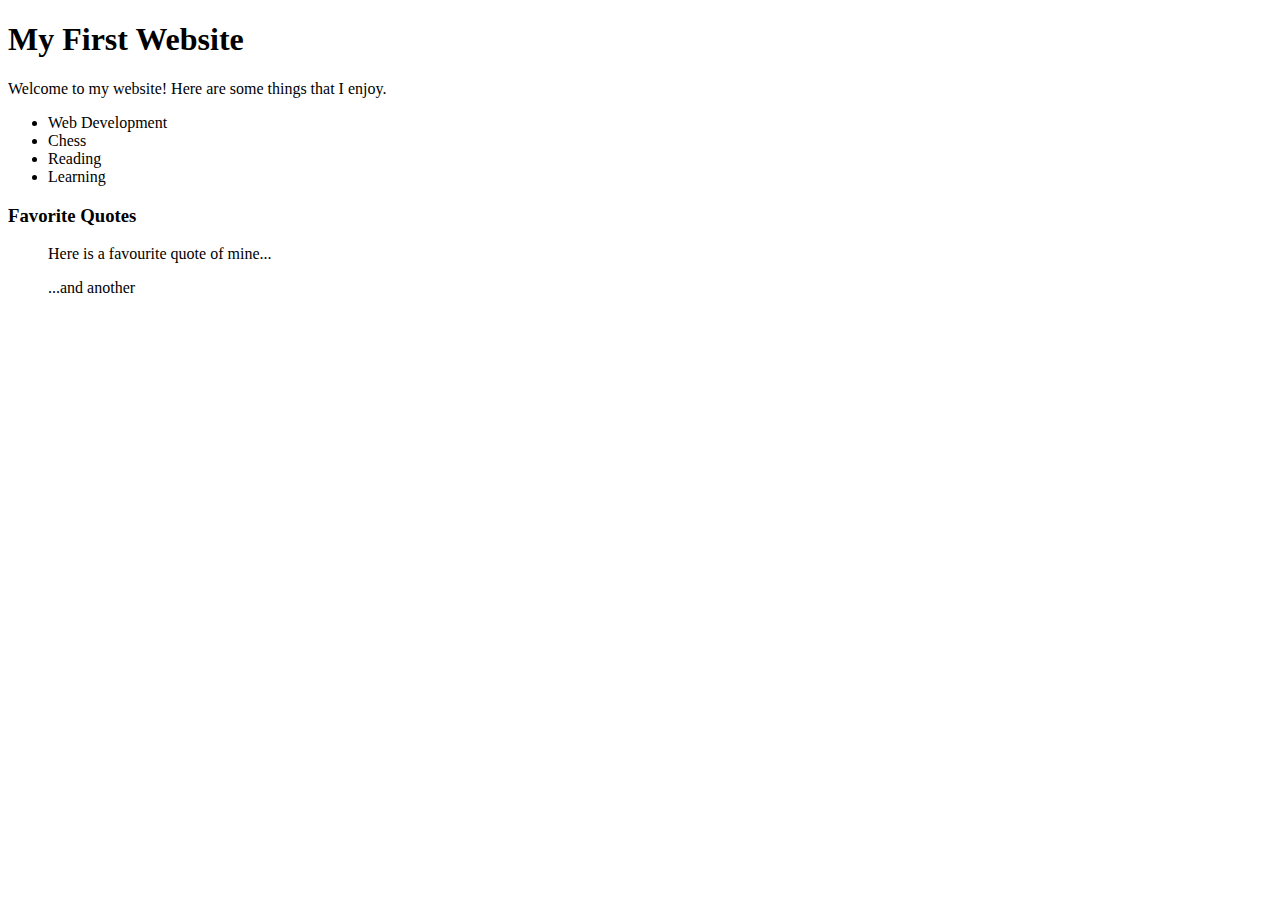
<file: index.html>
<!DOCTYPE html>
<html>
<head>
	<meta charset="utf-8">
	<title>Assignment</title>
</head>
<body>
	<h1>My First Website</h1>
	<p>Welcome to my website! Here are some things that I enjoy.</p>
	<ul>
		<li>Web Development</li>
		<li>Chess</li>
		<li>Reading</li>
		<li>Learning</li>
	</ul>

	<h3>Favorite Quotes</h3>
	<blockquote>
		<p>Here is a favourite quote of mine...</p>
	</blockquote>
	<blockquote>
		<p>...and another</p>
	</blockquote>

</body>
</file>
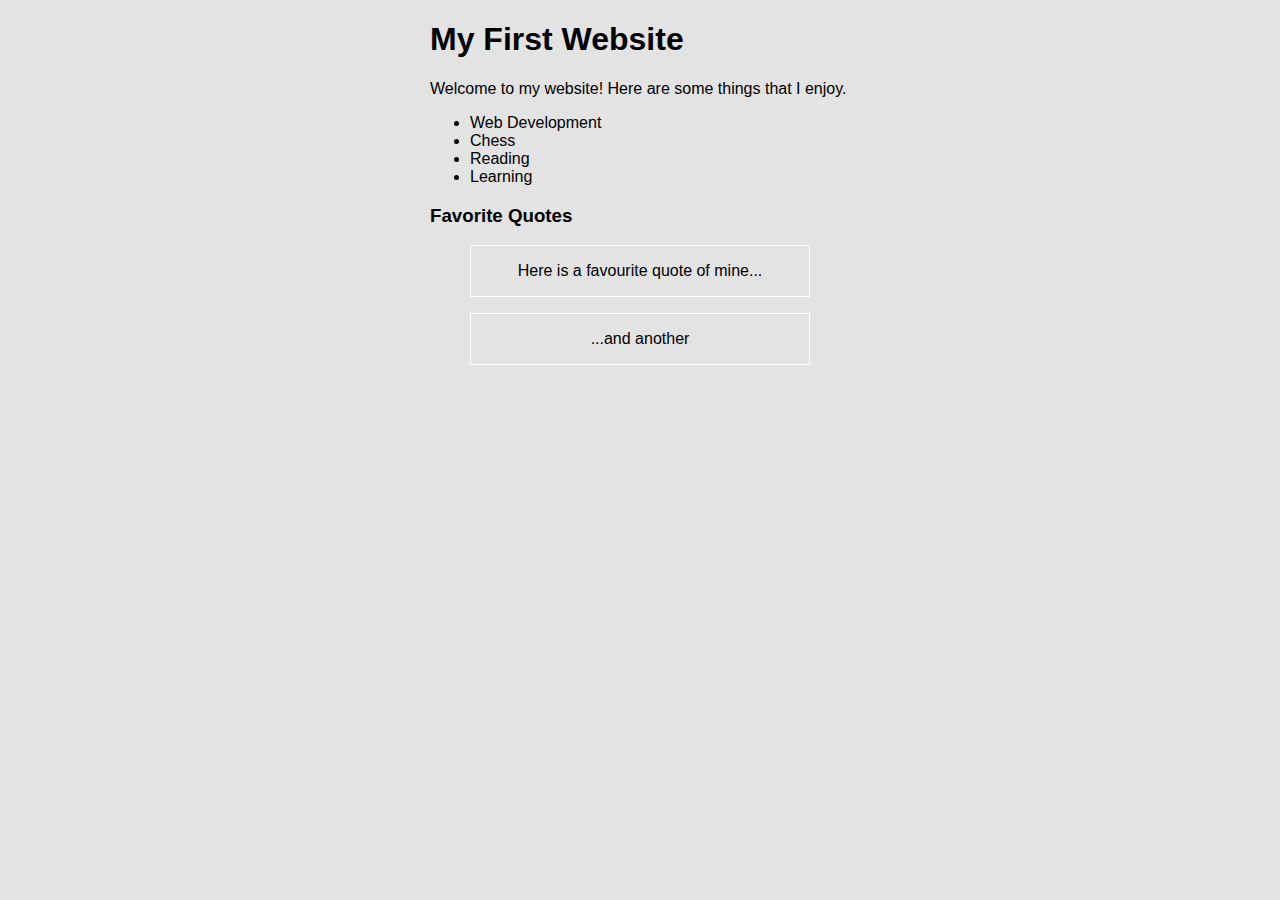
<file: First Exercise/index.html>
<!DOCTYPE html>
<html>
<head>
	<meta charset="utf-8">
	<title>Assignment</title>
	<link rel="stylesheet" href="css/style.css">
</head>
<body>
	<h1>My First Website</h1>
	<p>Welcome to my website! Here are some things that I enjoy.</p>
	<ul>
		<li>Web Development</li>
		<li>Chess</li>
		<li>Reading</li>
		<li>Learning</li>
	</ul>

	<h3>Favorite Quotes</h3>
	<blockquote>
		<p>Here is a favourite quote of mine...</p>
	</blockquote>
	<blockquote>
		<p>...and another</p>
	</blockquote>

</body>
</html>
</file>
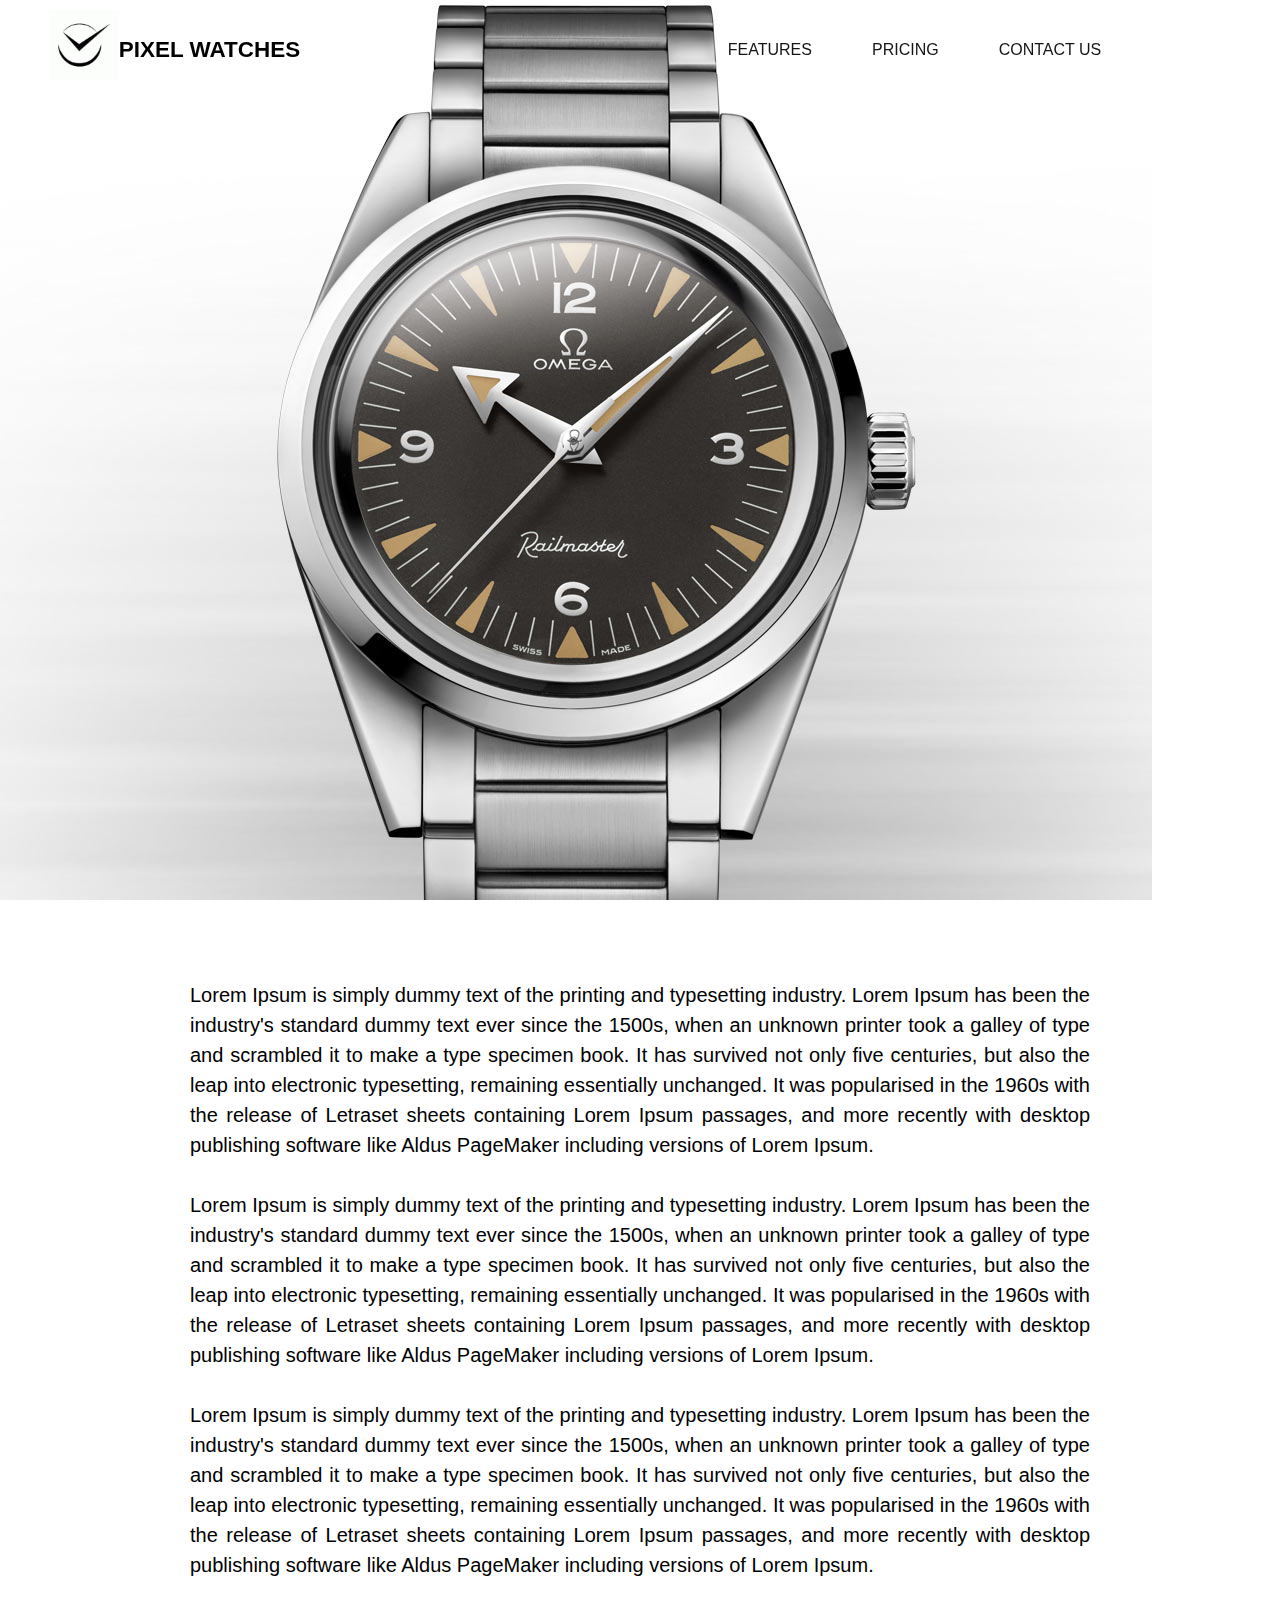
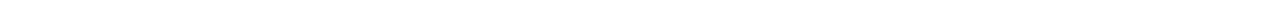
<file: New Folder/home.html>
<!DOCTYPE html>
<html lang="en">
<head>
    <meta charset="UTF-8">
    <meta name="viewport" content="width=<device-width>, initial-scale=1.0">
    <meta http-equiv="X-UA-Compatible" content="ie=edge">
    <title>Document</title>
    <link rel="stylesheet" href="css/style2.css"/>
    <script
  src="https://code.jquery.com/jquery-3.3.1.min.js"
  integrity="sha256-FgpCb/KJQlLNfOu91ta32o/NMZxltwRo8QtmkMRdAu8="
  crossorigin="anonymous"></script>
  <script type="text/javascript">
    $(window).on('scroll', function() {
        if($(window).scrollTop()) {
            $('nav').addClass('black');
        }
        else{
            $('nav').removeClass('black');
        }
    });
  </script>
</head>
<body>
    <div class="wrapper">
        <nav>
            <div class="logo">
                <img src="img/brand.gif" alt="Brand Logo Name" width="70px" height="70px">
                <span id="logo-text"><h3>PIXEL WATCHES</h3></span>
            </div>
            <ul>
                <li><a href="#">Features</a></li>
                <li><a href="#">Pricing</a></li>
                <li><a href="#">Contact Us</a></li>
            </ul>
        </nav>
        <section class="sec1"></section>
        <section class="content">
            <p>
                Lorem Ipsum is simply dummy text of the printing and 
                typesetting industry. Lorem Ipsum has been the industry's 
                standard dummy text ever since the 1500s, when an unknown printer 
                took a galley of type and scrambled it to make a type specimen book. 
                It has survived not only five centuries, but also the leap into 
                electronic typesetting, remaining essentially unchanged. It was 
                popularised in the 1960s with the release of Letraset sheets containing 
                Lorem Ipsum passages, and more recently with desktop publishing software 
                like Aldus PageMaker including versions of Lorem Ipsum.
            </p>
            <p>
                Lorem Ipsum is simply dummy text of the printing and 
                typesetting industry. Lorem Ipsum has been the industry's 
                standard dummy text ever since the 1500s, when an unknown printer 
                took a galley of type and scrambled it to make a type specimen book. 
                It has survived not only five centuries, but also the leap into 
                electronic typesetting, remaining essentially unchanged. It was 
                popularised in the 1960s with the release of Letraset sheets containing 
                Lorem Ipsum passages, and more recently with desktop publishing software 
                like Aldus PageMaker including versions of Lorem Ipsum.
            </p>
            <p>
                Lorem Ipsum is simply dummy text of the printing and 
                typesetting industry. Lorem Ipsum has been the industry's 
                standard dummy text ever since the 1500s, when an unknown printer 
                took a galley of type and scrambled it to make a type specimen book. 
                It has survived not only five centuries, but also the leap into 
                electronic typesetting, remaining essentially unchanged. It was 
                popularised in the 1960s with the release of Letraset sheets containing 
                Lorem Ipsum passages, and more recently with desktop publishing software 
                like Aldus PageMaker including versions of Lorem Ipsum.
            </p>
        </section>
    </div>
</body>
</html>
</file>
<file: First Exercise/css/style.css>
body {
	font-family: sans-serif;
	background-color: #e3e3e3;
	margin: auto;
	width: 420px; 
}

blockquote {
	border: 1px solid white;
	text-align: center;
}
</file>
<file: New Folder/css/style2.css>
body{
    margin: 0;
    padding: 0;
    font-family: sans-serif;
}

#logo-text{
    padding-left: 0px;
    padding-top: 5px; 
    display: inline;
    text-align: center;
    font-size: 0.8em;
}

nav {
    position: fixed;
    top: 0;
    left: 0;
    width: 100%;
    height: 100px;
    box-sizing: border-box;
    transition: .3s;
    display: flex;
    
    justify-content: space-around;
    align-items: center;

}


nav.black {
    background: rgba(0,0,0,0.8);

}

.logo {
    display: flex;
    justify-content: flex-start;
    padding-left: 0px; 
    margin-left: 0px;
    position: relative;
    right: 100px; 
}

nav .logo img{
    display: flex;
    text-align: start;
}
nav .logo{
    
    height: 80px;
    float: left;
    font-size: 24px;
    transition: .3s;
}

nav.black .logo{
    color: #fff;
}

nav ul{
    list-style: none;
    float: right;
    margin: 0;
    padding: 0;
    display: flex;
}

nav ul li{
    list-style: none;
}

nav ul li a{
    line-height: 80px;
    color: #151515;
    padding: 12px 30px;
    text-decoration: none;
    text-transform: uppercase;
    transition: .3s;
}

nav ul li a:hover{
    line-height: 80px;
    color: #151515;
    background: gray;
    padding: 12px 30px;
    text-decoration: none;
    text-transform: uppercase;
    transition: .3s;
}

nav.black ul li a{
    color: #fff;
}


nav.black ul li a:hover{
    color: #fff;
    background: red;
}

nav ul li a:focus{
    outline: none;
}

section.sec1{
    width: 90%;
    height: 100vh;
    background: url(../img/22010382001002-30-large.jpg);
    background-size: cover;
    background-position: center; 
}

.content{
    margin-top: 80px; 
}

.content p{
    width: 900px;
    margin: 30px auto;
    text-align: justify;
    font-size: 20px;
    line-height: 30px;
}
</file>
